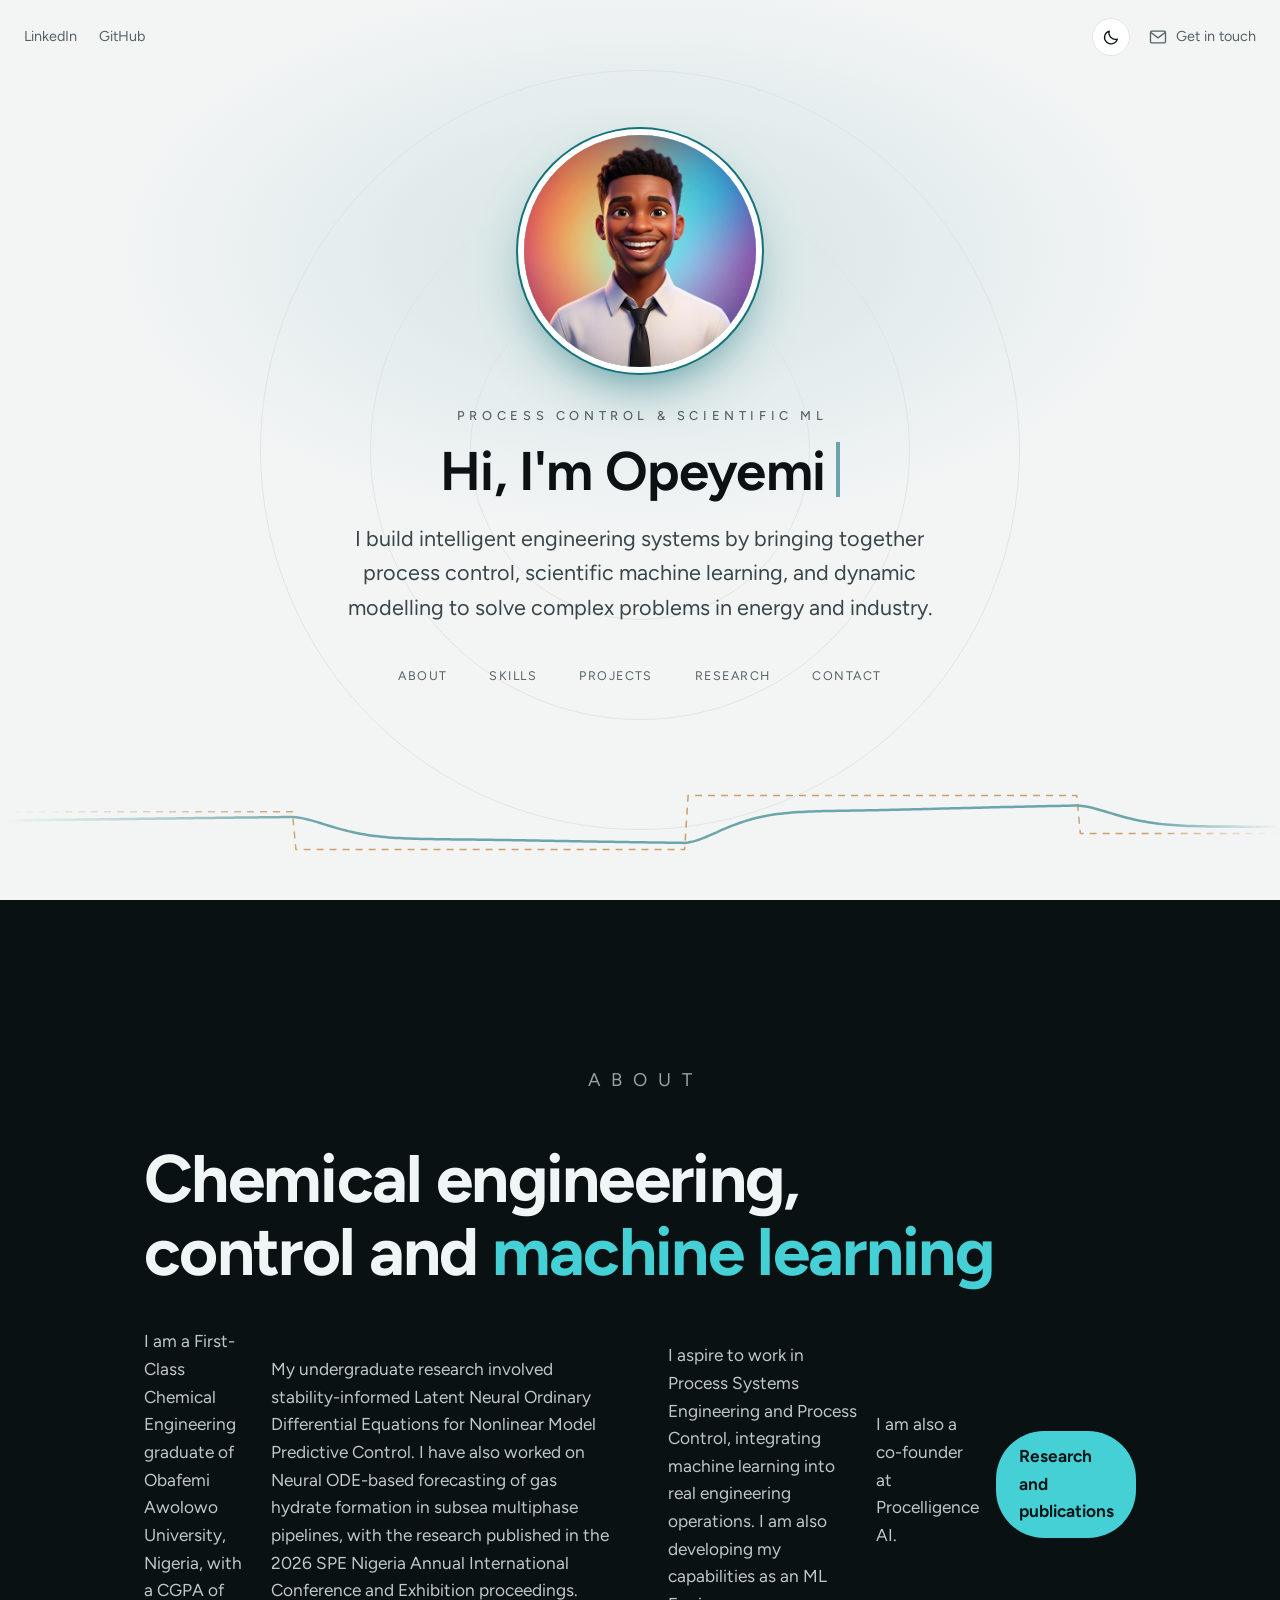
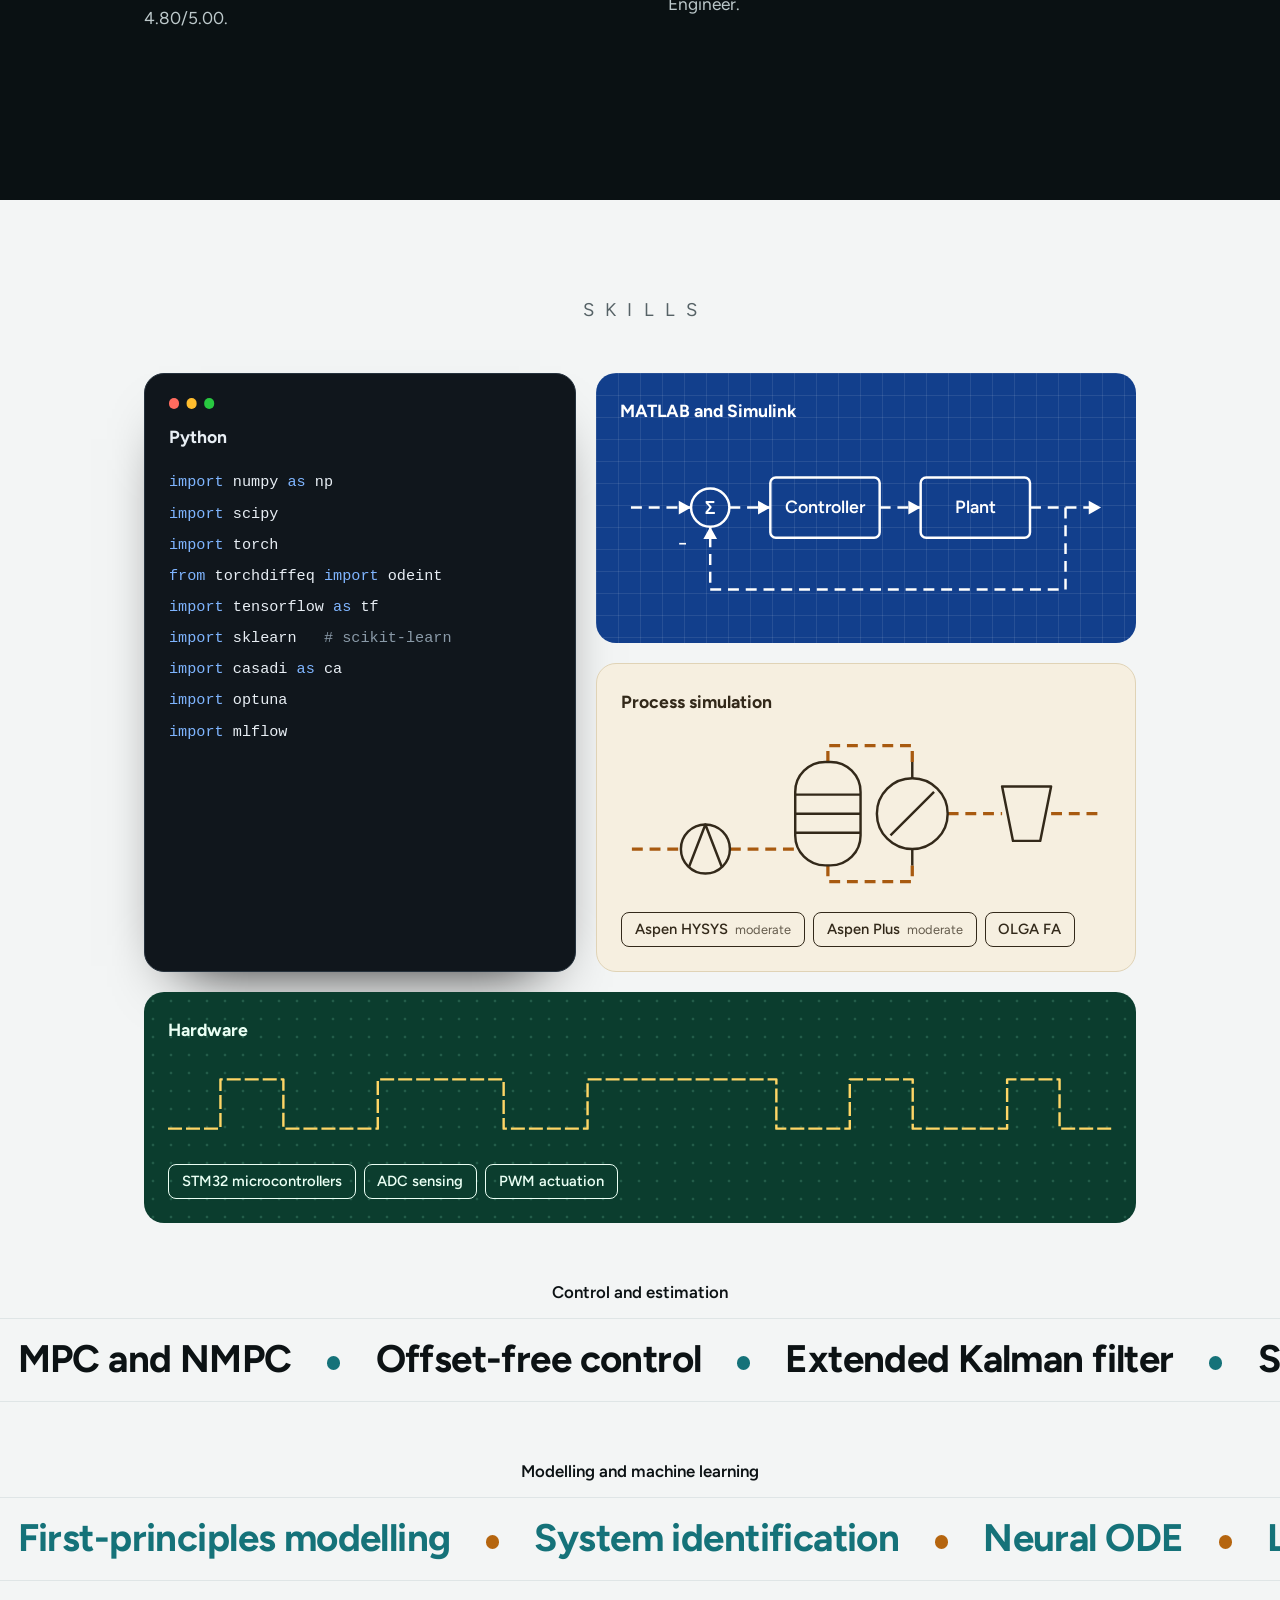
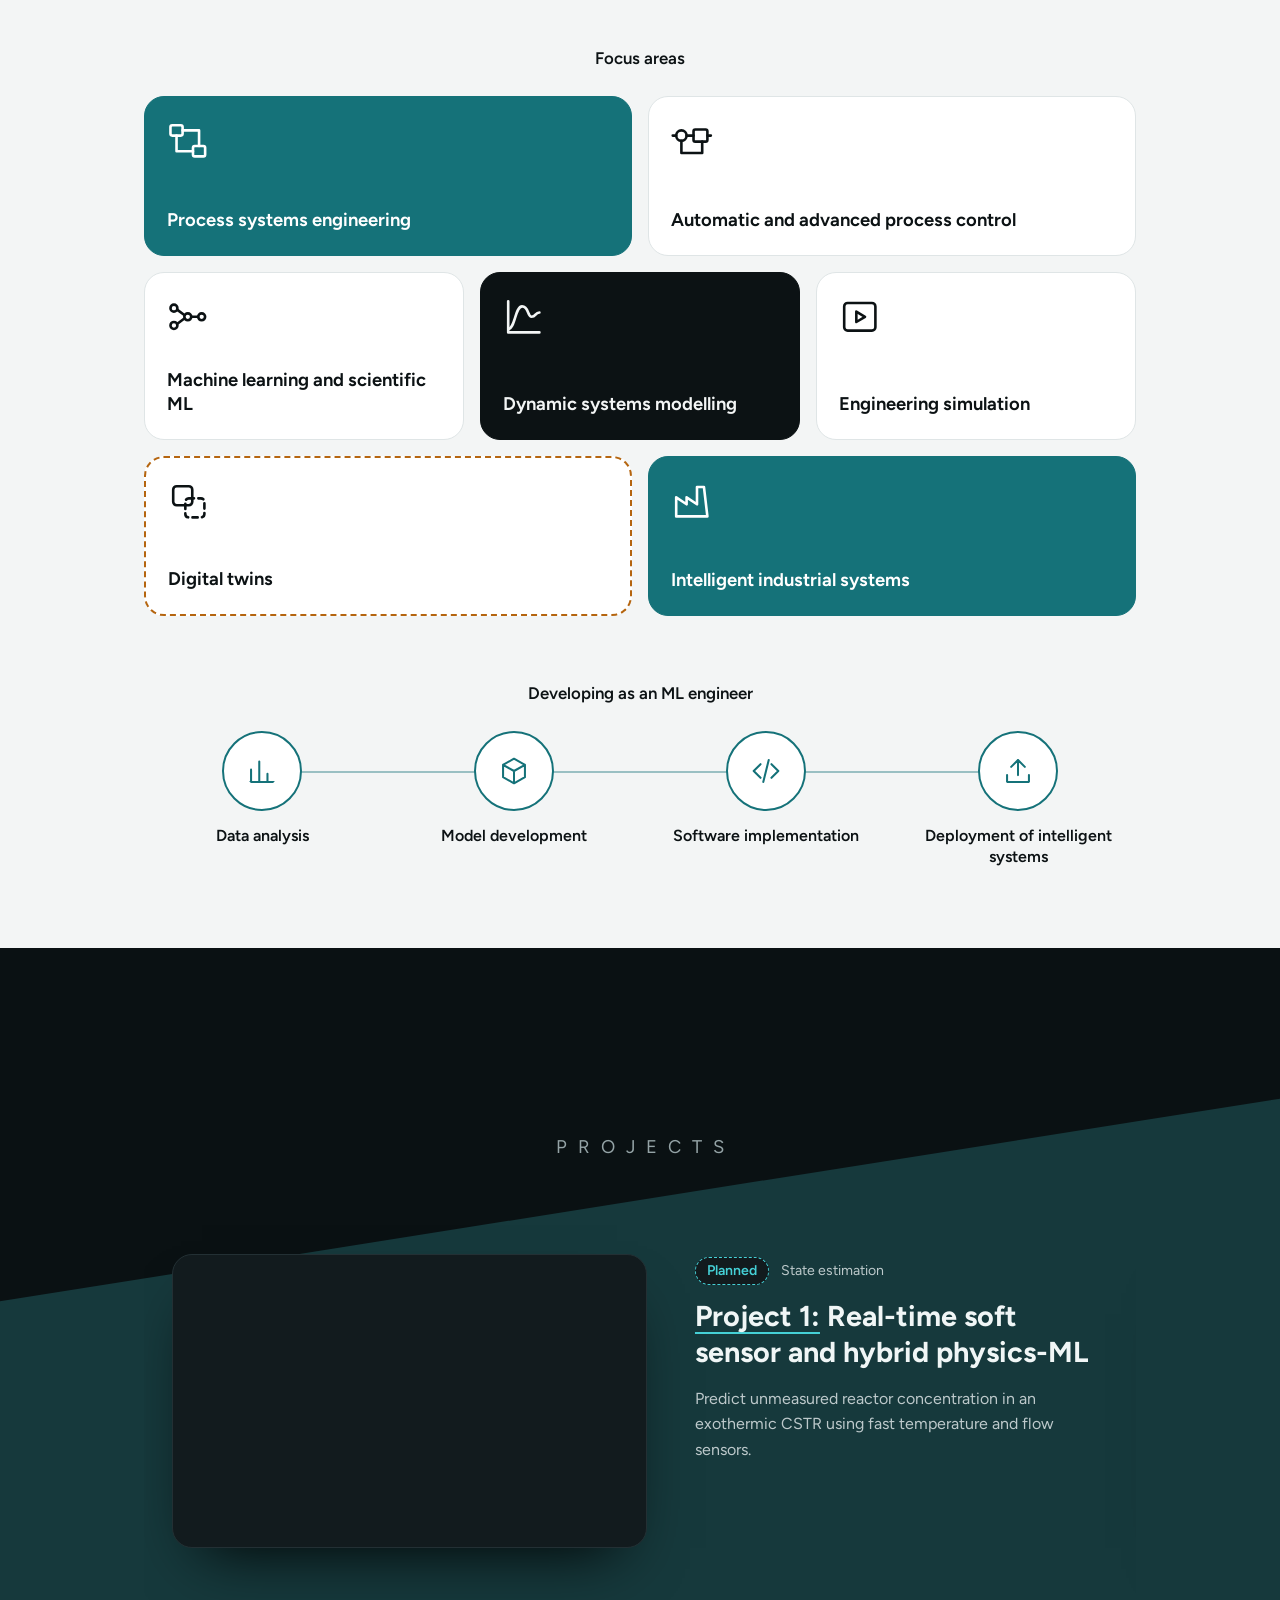
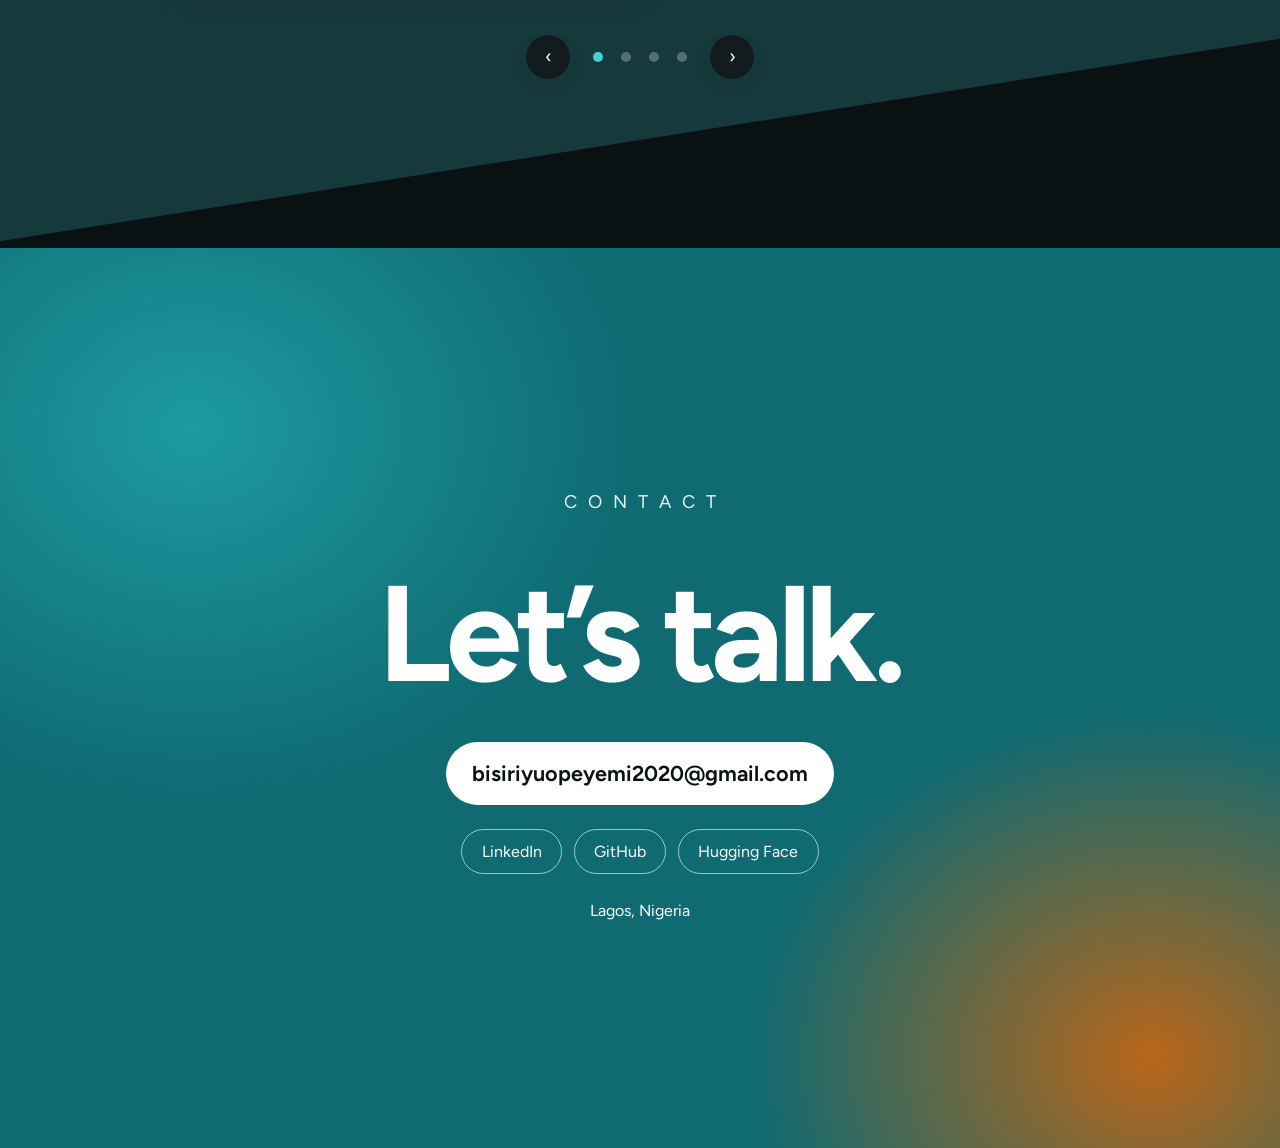
<file: index.html>
<!doctype html>
<html lang="en">
<head>
  <meta charset="utf-8">
  <meta name="viewport" content="width=device-width, initial-scale=1">
  <title>Opeyemi Sodiq Bisiriyu | Process Control &amp; Scientific ML</title>
  <meta name="description" content="I build intelligent engineering systems by bringing together process control, scientific machine learning, and dynamic modelling to solve complex problems in energy and industry.">
  <link rel="canonical" href="https://captaincode21.github.io/">
  <link rel="icon" href="assets/favicon.svg" type="image/svg+xml">
  <meta property="og:type" content="website">
  <meta property="og:url" content="https://captaincode21.github.io/">
  <meta property="og:title" content="Opeyemi Sodiq Bisiriyu | Process Control &amp; Scientific ML">
  <meta property="og:description" content="I build intelligent engineering systems by bringing together process control, scientific machine learning, and dynamic modelling to solve complex problems in energy and industry.">
  <meta property="og:image" content="https://captaincode21.github.io/assets/og.png">
  <meta name="twitter:card" content="summary_large_image">
  <link rel="preload" href="assets/figtree.woff2" as="font" type="font/woff2" crossorigin>
  <script>
    // pick the theme before the page paints
    try { var t = localStorage.getItem('theme'); } catch (e) {}
    document.documentElement.dataset.theme = t || (matchMedia('(prefers-color-scheme: dark)').matches ? 'dark' : 'light');
  </script>
  <link rel="stylesheet" href="styles.css?v=4">
  <script type="application/ld+json">{"@context": "https://schema.org", "@type": "Person", "name": "Opeyemi Sodiq Bisiriyu", "url": "https://captaincode21.github.io/", "image": "https://captaincode21.github.io/assets/portrait.webp", "address": {"@type": "PostalAddress", "addressLocality": "Lagos", "addressCountry": "NG"}, "alumniOf": "Obafemi Awolowo University", "sameAs": ["https://github.com/captaincode21", "https://www.linkedin.com/in/opeyemi-bisiriyu-a831b3240", "https://huggingface.co/CaptainMAL"]}</script>
</head>
<body>
  <a class="skip" href="#about">Skip to content</a>
  <header class="top">
    <span class="links"><a href="https://www.linkedin.com/in/opeyemi-bisiriyu-a831b3240">LinkedIn</a><a href="https://github.com/captaincode21">GitHub</a></span>
    <a class="home" href="#home" aria-label="Back to top"><svg viewBox="0 0 24 24" aria-hidden="true"><path d="m3 11 9-8 9 8M5.500 9.500V20h13V9.500M10 20v-6h4v6"/></svg></a>
    <span class="right">
      <button type="button" class="theme" aria-label="Black theme" aria-pressed="false" hidden>
        <svg class="moon" viewBox="0 0 24 24" aria-hidden="true"><path d="M20 14.500A8.500 8.500 0 0 1 9.500 4 8.500 8.500 0 1 0 20 14.500z"/></svg>
        <svg class="sun" viewBox="0 0 24 24" aria-hidden="true"><circle cx="12" cy="12" r="4"/><path d="M12 2v2.500M12 19.500V22M2 12h2.500M19.500 12H22M4.900 4.900l1.800 1.800M17.300 17.300l1.800 1.800M19.100 4.900l-1.800 1.800M6.700 17.300l-1.800 1.800"/></svg>
      </button>
      <a class="touch" href="#contact"><svg viewBox="0 0 24 24" fill="none" stroke="currentColor" stroke-width="1.6" aria-hidden="true"><rect x="3" y="5" width="18" height="14" rx="1.5"/><path d="m3.500 6.500 8.500 6.500 8.500-6.500"/></svg><span>Get in touch</span></a>
    </span>
  </header>

  <main>
    <div class="hero" id="home">
      <span class="ring"></span><span class="ring"></span><span class="ring"></span>
      <canvas class="trend" id="trend" aria-hidden="true"></canvas>
      <img class="avatar" src="assets/portrait.webp?v=2" width="1024" height="1024" alt="Illustrated portrait of Opeyemi">
      <p class="role"><span>Process Control</span> <span>&amp; Scientific ML</span></p>
      <h1><span class="sr">Hi, I'm Opeyemi</span><span aria-hidden="true"><span id="typed">Hi, I'm Opeyemi</span><span class="cursor"></span></span></h1>
      <p class="lead">I build intelligent engineering systems by bringing together process control, scientific machine learning, and dynamic modelling to solve complex problems in energy and industry.</p>
      <nav aria-label="Sections"><a href="#about">About</a><a href="#skills">Skills</a><a href="#projects">Projects</a><a href="research.html">Research</a><a href="#contact">Contact</a></nav>
    </div>

    <section class="page night" id="about" aria-labelledby="h-about">
      <h2 class="title" id="h-about">About</h2>
      <div class="wrap about">
        <h3>Chemical engineering, control and <em>machine learning</em></h3>
        <div>
          <p>I am a First-Class Chemical Engineering graduate of Obafemi Awolowo University, Nigeria, with a CGPA of 4.80/5.00.</p>
          <p>My undergraduate research involved stability-informed Latent Neural Ordinary Differential Equations for Nonlinear Model Predictive Control. I have also worked on Neural ODE-based forecasting of gas hydrate formation in subsea multiphase pipelines, with the research published in the 2026 SPE Nigeria Annual International Conference and Exhibition proceedings.</p>
        </div>
        <div>
          <p>I aspire to work in Process Systems Engineering and Process Control, integrating machine learning into real engineering operations. I am also developing my capabilities as an ML Engineer.</p>
          <p>I am also a co-founder at Procelligence AI.</p>
          <p><a class="button" href="research.html">Research and publications</a></p>
        </div>
      </div>
    </section>

    <section class="page" id="skills" aria-labelledby="h-skills">
      <h2 class="title" id="h-skills">Skills</h2>
      <div class="wrap">
        <div class="bento">
          <article class="card code">
            <h3>Python</h3>
<pre><code><i>import</i> numpy <i>as</i> np
<i>import</i> scipy
<i>import</i> torch
<i>from</i> torchdiffeq <i>import</i> odeint
<i>import</i> tensorflow <i>as</i> tf
<i>import</i> sklearn   <b># scikit-learn</b>
<i>import</i> casadi <i>as</i> ca
<i>import</i> optuna
<i>import</i> mlflow</code></pre>
          </article>
          <article class="card blueprint">
            <h3>MATLAB and Simulink</h3>
            <svg viewBox="0 0 360 130" role="img" aria-label="Feedback control block diagram">
              <path class="wire" d="M8 48H52M80 48H110M190 48H220M300 48H352M326 48V108H66V62"/>
              <circle cx="66" cy="48" r="14"/><rect x="110" y="26" width="80" height="44" rx="4"/><rect x="220" y="26" width="80" height="44" rx="4"/>
              <path class="tip" d="M52 48l-9-5v10zM110 48l-9-5v10zM220 48l-9-5v10zM352 48l-9-5v10zM66 62l-5 9h10z"/>
              <text x="66" y="53">&Sigma;</text><text x="150" y="52">Controller</text><text x="260" y="52">Plant</text><text x="46" y="78">&minus;</text>
            </svg>
          </article>
          <article class="card flowsheet">
            <h3>Process simulation</h3>
            <svg viewBox="0 0 360 120" aria-hidden="true">
              <path class="wire" d="M8 86H44M80 86H128M152 22V10H214V22M152 98v12h62V98M240 60h40M316 60h36"/>
              <circle cx="62" cy="86" r="18"/><path d="M50 99l12-31 12 31"/>
              <rect x="128" y="22" width="48" height="76" rx="22"/><path d="M128 46h48M128 60h48M128 74h48"/>
              <circle cx="214" cy="60" r="26"/><path d="M198 76l32-32M214 22v12M214 86v12"/>
              <path d="M280 40h36l-8 40h-20z"/>
            </svg>
            <ul><li>Aspen HYSYS <span>moderate</span></li><li>Aspen Plus <span>moderate</span></li><li>OLGA FA</li></ul>
          </article>
          <article class="card board">
            <h3>Hardware</h3>
            <svg viewBox="0 0 360 100" preserveAspectRatio="none" aria-hidden="true">
              <path class="pwm" d="M0 78H20V22H44V78H80V22H128V78H160V22H232V78H260V22H284V78H320V22H340V78H360"/>
            </svg>
            <ul><li>STM32 microcontrollers</li><li>ADC sensing</li><li>PWM actuation</li></ul>
          </article>
        </div>
      </div>

      <div class="ribbons">
        <h3 class="sub-title">Control and estimation</h3>
        <div class="ribbon"><ul><li>MPC and NMPC</li><li>Offset-free control</li><li>Extended Kalman filter</li><li>State and disturbance estimation</li><li>PID tuning</li><li>Lyapunov and input-to-state stability</li><li>Root locus, Bode and Nyquist</li></ul></div>
        <h3 class="sub-title">Modelling and machine learning</h3>
        <div class="ribbon back"><ul><li>First-principles modelling</li><li>System identification</li><li>Neural ODE</li><li>LSTM and GRU</li><li>Feedforward networks</li><li>Time-series forecasting</li><li>Data cleaning and analysis</li></ul></div>
      </div>

      <div class="wrap">
        <h3 class="sub-title">Focus areas</h3>
        <ul class="mosaic">
          <li><svg viewBox="0 0 24 24" aria-hidden="true"><rect x="2" y="3" width="7" height="6" rx="1"/><rect x="15" y="15" width="7" height="6" rx="1"/><path d="M9 6h9.500v9M15 18H5.500V9"/></svg>Process systems engineering</li>
          <li><svg viewBox="0 0 24 24" aria-hidden="true"><circle cx="6" cy="9" r="3"/><rect x="13" y="5.500" width="8" height="7" rx="1"/><path d="M1 9h2M9 9h4M21 9h2M18 12.500V19H6v-7"/></svg>Automatic and advanced process control</li>
          <li><svg viewBox="0 0 24 24" aria-hidden="true"><circle cx="4" cy="7" r="2"/><circle cx="4" cy="17" r="2"/><circle cx="12" cy="12" r="2"/><circle cx="20" cy="12" r="2"/><path d="M6 8l4 3M6 16l4-3M14 12h4"/></svg>Machine learning and scientific ML</li>
          <li><svg viewBox="0 0 24 24" aria-hidden="true"><path d="M3 3v18h18"/><path d="M3 19C7 19 7 6 11 6s3 6 5.500 6 2-2.500 4.500-2.500"/></svg>Dynamic systems modelling</li>
          <li><svg viewBox="0 0 24 24" aria-hidden="true"><rect x="3" y="4" width="18" height="16" rx="2"/><path d="m10 9 5 3-5 3z"/></svg>Engineering simulation</li>
          <li><svg viewBox="0 0 24 24" aria-hidden="true"><rect x="3" y="3" width="11" height="11" rx="2"/><rect x="10" y="10" width="11" height="11" rx="2" stroke-dasharray="3 2.500"/></svg>Digital twins</li>
          <li><svg viewBox="0 0 24 24" aria-hidden="true"><path d="M3 21V10l6 4v-4l6 4V4h4l2 17z"/></svg>Intelligent industrial systems</li>
        </ul>
        <h3 class="sub-title">Developing as an ML engineer</h3>
        <ol class="pipeline">
          <li><svg viewBox="0 0 24 24" aria-hidden="true"><path d="M4 20V11M10 20V5M16 20v-6M22 20H2"/></svg>Data analysis</li>
          <li><svg viewBox="0 0 24 24" aria-hidden="true"><path d="M12 3 4 7.500v9l8 4.500 8-4.500v-9zM4 7.500l8 4.500 8-4.500M12 12v9"/></svg>Model development</li>
          <li><svg viewBox="0 0 24 24" aria-hidden="true"><path d="m8 7-5 5 5 5M16 7l5 5-5 5M14 4l-4 16"/></svg>Software implementation</li>
          <li><svg viewBox="0 0 24 24" aria-hidden="true"><path d="M12 15V4M7 9l5-5 5 5M4 15v5h16v-5"/></svg>Deployment of intelligent systems</li>
        </ol>
      </div>
    </section>

    <section class="page projects night" id="projects" aria-labelledby="h-projects">
      <h2 class="title" id="h-projects">Projects</h2>
      <div class="wrap">
        <div class="track" id="track" tabindex="0" role="region" aria-label="Planned projects"></div>
        <div class="controls">
          <button type="button" id="prev" aria-label="Previous project">&#8249;</button>
          <div id="dots"></div>
          <button type="button" id="next" aria-label="Next project">&#8250;</button>
        </div>
        <noscript><p>Planned: a CSTR soft sensor, industrial fault detection and economic MPC for energy dispatch.</p></noscript>
      </div>
    </section>

    <section class="page finale" id="contact" aria-labelledby="h-contact">
      <h2 class="title" id="h-contact">Contact</h2>
      <div class="wrap contact">
        <h3>Let&rsquo;s talk.</h3>
        <a class="mail" href="mailto:bisiriyuopeyemi2020@gmail.com">bisiriyuopeyemi2020@gmail.com</a>
        <ul>
          <li><a href="https://www.linkedin.com/in/opeyemi-bisiriyu-a831b3240">LinkedIn</a></li>
          <li><a href="https://github.com/captaincode21">GitHub</a></li>
          <li><a href="https://huggingface.co/CaptainMAL">Hugging Face</a></li>
        </ul>
        <p>Lagos, Nigeria</p>
      </div>
    </section>
  </main>

  <!-- project drawings, picked by the "art" name in projects.js -->
  <template id="art-reactor"><svg viewBox="0 0 400 230" role="img" aria-label="Stirred tank reactor with a temperature sensor and an estimated concentration"><defs><marker id="a1" viewBox="0 0 8 8" refX="7" refY="4" markerWidth="7" markerHeight="7" orient="auto"><path class="head" d="M0 0L8 4L0 8z"/></marker></defs>
<path class="vessel" d="M150 52V158Q150 188 200 188Q250 188 250 158V52Z"/>
<path d="M138 96V160Q138 200 200 200Q262 200 262 160V96"/>
<path d="M200 24V138M178 138H222M178 130v16M222 130v16M188 14h24v12h-24z"/>
<path class="pipe" d="M60 66H147" marker-end="url(#a1)"/><path class="pipe" d="M200 188V216H328" marker-end="url(#a1)"/>
<path class="mv" d="M60 180H135" marker-end="url(#a1)"/>
<text x="60" y="56">Feed</text><text x="60" y="170">Coolant</text>
<circle cx="310" cy="100" r="19"/><text x="310" y="104" text-anchor="middle">TT</text><path d="M250 100H291"/>
<circle class="est" cx="310" cy="158" r="19"/><text x="310" y="162" text-anchor="middle">AI</text><path class="est" d="M310 119V139"/>
<text x="336" y="162">Cₐ est.</text></svg></template>
  <template id="art-monitor"><svg viewBox="0 0 400 230" role="img" aria-label="Monitoring chart where a statistic drifts above its control limit">
<path class="axis" d="M40 20V200H375"/><path class="limit" d="M40 118H375"/><path class="pv" d="M40.0 158.0L45.5 167.8L51.0 158.6L56.5 158.5L62.0 166.5L67.5 155.7L73.0 147.2L78.5 157.8L84.0 158.2L89.5 151.2L95.0 162.3L100.5 169.2L106.0 157.2L111.5 156.7L117.0 163.1L122.5 152.0L128.0 147.2L133.5 160.3L139.0 160.6L144.5 154.4L150.0 165.0L155.5 167.9L161.0 153.8L166.5 154.1L172.0 160.6L177.5 150.6L183.0 149.6L188.5 164.3L194.0 162.8L199.5 156.0L205.0 165.2L210.5 164.4L216.0 149.7L221.5 152.6L227.0 160.0L232.5 151.5L238.0 153.7L243.5 168.0L249.0 163.4L254.5 150.8L260.0 154.1L265.5 146.3L271.0 128.4L276.5 130.3L282.0 134.1L287.5 121.8L293.0 121.0L298.5 128.4L304.0 115.4L309.5 102.3L315.0 105.4L320.5 96.9L326.0 81.9L331.5 87.4L337.0 91.1L342.5 78.2L348.0 77.4L353.5 81.6L359.0 65.5L364.5 53.3"/>
<text x="48" y="110">Control limit</text><text x="48" y="34">T² statistic</text><text x="372" y="218" text-anchor="end">Time</text></svg></template>
  <template id="art-dispatch"><svg viewBox="0 0 400 230" role="img" aria-label="Sketch of an electricity price and a battery charge profile over 24 hours">
<path class="axis" d="M40 20V102H375M40 122V204H375"/>
<path class="mv" d="M40 84H70V86H100V72H130V60H160V68H190V78H220V70H250V42H280V34H310V52H340V76H372"/>
<path class="pv" d="M40 194C70 192 80 140 130 138S200 138 235 140S300 192 372 194"/>
<text x="48" y="32">Electricity price</text><text x="48" y="136">Battery charge</text><text x="372" y="222" text-anchor="end">24 hours</text></svg></template>

  <template id="art-serving"><svg viewBox="0 0 400 230" role="img" aria-label="Sketch of response time held at its target while the request load steps up">
<path class="axis" d="M40 20V102H375M40 122V204H375"/>
<path class="limit" d="M40 66H375"/>
<path class="pv" d="M40 68C70 66 100 65 140 66C150 66 152 32 164 34C180 38 184 76 202 74C220 72 226 64 250 66S330 66 372 66"/>
<path class="mv" d="M40 186H140V146H372"/>
<text x="48" y="32">Response time</text><text x="372" y="58" text-anchor="end">Target</text><text x="48" y="136">Request load</text><text x="372" y="222" text-anchor="end">Time</text></svg></template>

  <script src="projects.js?v=2"></script>
  <script src="theme.js?v=4"></script>
  <script src="main.js?v=2"></script>
  <script src="trend.js?v=4"></script>
  <script src="motion.js?v=4"></script>
</body>
</html>
</file>
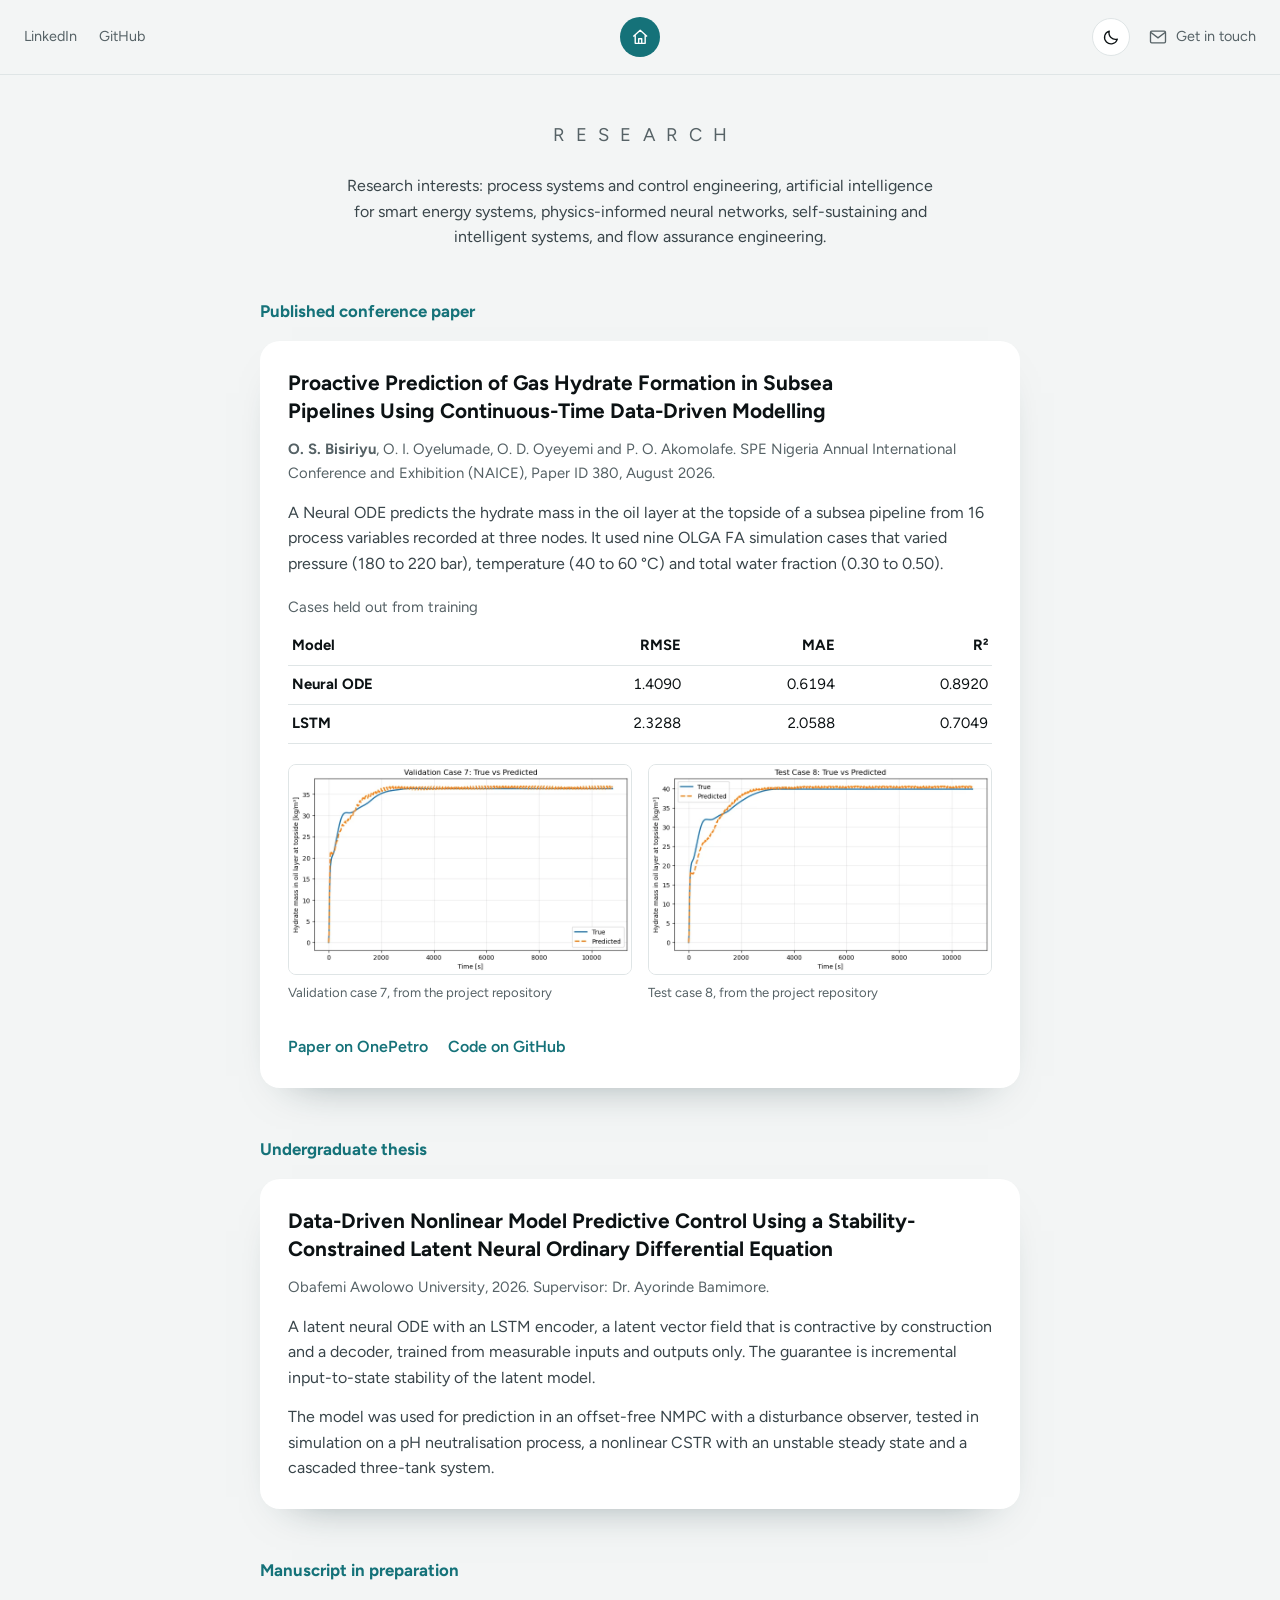
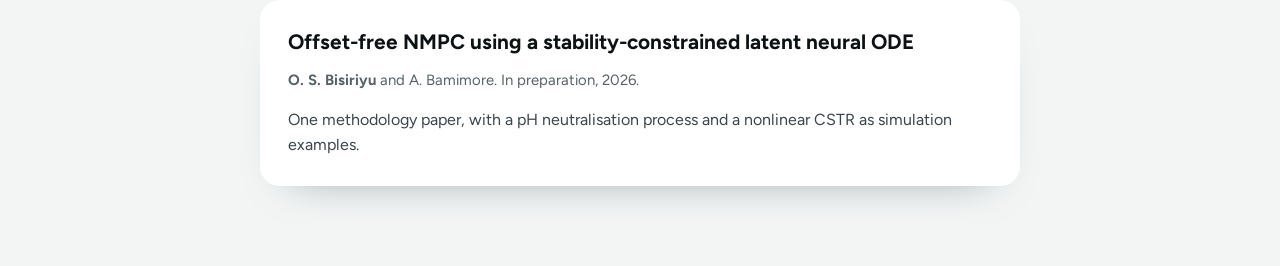
<file: research.html>
<!doctype html>
<html lang="en">
<head>
  <meta charset="utf-8">
  <meta name="viewport" content="width=device-width, initial-scale=1">
  <title>Research and publications | Opeyemi Sodiq Bisiriyu</title>
  <meta name="description" content="Published conference paper, undergraduate thesis and manuscript in preparation by Opeyemi Sodiq Bisiriyu.">
  <link rel="canonical" href="https://captaincode21.github.io/research.html">
  <link rel="icon" href="assets/favicon.svg" type="image/svg+xml">
  <script>
    // pick the theme before the page paints
    try { var t = localStorage.getItem('theme'); } catch (e) {}
    document.documentElement.dataset.theme = t || (matchMedia('(prefers-color-scheme: dark)').matches ? 'dark' : 'light');
  </script>
  <link rel="stylesheet" href="styles.css?v=4">
</head>
<body class="scrolled sub">
  <header class="top">
    <span class="links"><a href="https://www.linkedin.com/in/opeyemi-bisiriyu-a831b3240">LinkedIn</a><a href="https://github.com/captaincode21">GitHub</a></span>
    <a class="home" href="./" aria-label="Home"><svg viewBox="0 0 24 24" aria-hidden="true"><path d="m3 11 9-8 9 8M5.500 9.500V20h13V9.500M10 20v-6h4v6"/></svg></a>
    <span class="right">
      <button type="button" class="theme" aria-label="Black theme" aria-pressed="false" hidden>
        <svg class="moon" viewBox="0 0 24 24" aria-hidden="true"><path d="M20 14.500A8.500 8.500 0 0 1 9.500 4 8.500 8.500 0 1 0 20 14.500z"/></svg>
        <svg class="sun" viewBox="0 0 24 24" aria-hidden="true"><circle cx="12" cy="12" r="4"/><path d="M12 2v2.500M12 19.500V22M2 12h2.500M19.500 12H22M4.900 4.900l1.800 1.800M17.300 17.300l1.800 1.800M19.100 4.900l-1.800 1.800M6.700 17.300l-1.800 1.800"/></svg>
      </button>
      <a class="touch" href="./#contact"><svg viewBox="0 0 24 24" fill="none" stroke="currentColor" stroke-width="1.6" aria-hidden="true"><rect x="3" y="5" width="18" height="14" rx="1.5"/><path d="m3.500 6.500 8.500 6.500 8.500-6.500"/></svg><span>Get in touch</span></a>
    </span>
  </header>

  <main class="research">
    <h1 class="title">Research</h1>
    <p class="interests">Research interests: process systems and control engineering, artificial intelligence for smart energy systems, physics-informed neural networks, self-sustaining and intelligent systems, and flow assurance engineering.</p>

    <h2>Published conference paper</h2>
    <article class="paper">
      <h3>Proactive Prediction of Gas Hydrate Formation in Subsea Pipelines Using Continuous-Time Data-Driven Modelling</h3>
      <p class="cite"><strong>O. S. Bisiriyu</strong>, O. I. Oyelumade, O. D. Oyeyemi and P. O. Akomolafe. SPE Nigeria Annual International Conference and Exhibition (NAICE), Paper ID 380, August 2026.</p>
      <p>A Neural ODE predicts the hydrate mass in the oil layer at the topside of a subsea pipeline from 16 process variables recorded at three nodes. It used nine OLGA FA simulation cases that varied pressure (180 to 220 bar), temperature (40 to 60 &deg;C) and total water fraction (0.30 to 0.50).</p>
      <table>
        <caption>Cases held out from training</caption>
        <thead><tr><th scope="col">Model</th><th scope="col">RMSE</th><th scope="col">MAE</th><th scope="col">R&sup2;</th></tr></thead>
        <tbody>
          <tr><th scope="row">Neural ODE</th><td>1.4090</td><td>0.6194</td><td>0.8920</td></tr>
          <tr><th scope="row">LSTM</th><td>2.3288</td><td>2.0588</td><td>0.7049</td></tr>
        </tbody>
      </table>
      <div class="figs">
        <figure><img src="assets/research/validation-case-7.webp" width="764" height="468" loading="lazy" alt="True and predicted hydrate mass over time for validation case 7"><figcaption>Validation case 7, from the project repository</figcaption></figure>
        <figure><img src="assets/research/test-case-8.webp" width="764" height="468" loading="lazy" alt="True and predicted hydrate mass over time for test case 8"><figcaption>Test case 8, from the project repository</figcaption></figure>
      </div>
      <p><a class="more" href="https://onepetro.org/SPENAIC/proceedings-abstract/26NAIC/26NAIC/802210">Paper on OnePetro</a><a class="more" href="https://github.com/captaincode21/hydrate-node-flowassurance">Code on GitHub</a></p>
    </article>

    <h2>Undergraduate thesis</h2>
    <article class="paper">
      <h3>Data-Driven Nonlinear Model Predictive Control Using a Stability-Constrained Latent Neural Ordinary Differential Equation</h3>
      <p class="cite">Obafemi Awolowo University, 2026. Supervisor: Dr. Ayorinde Bamimore.</p>
      <p>A latent neural ODE with an LSTM encoder, a latent vector field that is contractive by construction and a decoder, trained from measurable inputs and outputs only. The guarantee is incremental input-to-state stability of the latent model.</p>
      <p>The model was used for prediction in an offset-free NMPC with a disturbance observer, tested in simulation on a pH neutralisation process, a nonlinear CSTR with an unstable steady state and a cascaded three-tank system.</p>
    </article>

    <h2>Manuscript in preparation</h2>
    <article class="paper">
      <h3>Offset-free NMPC using a stability-constrained latent neural ODE</h3>
      <p class="cite"><strong>O. S. Bisiriyu</strong> and A. Bamimore. In preparation, 2026.</p>
      <p>One methodology paper, with a pH neutralisation process and a nonlinear CSTR as simulation examples.</p>
    </article>
  </main>
  <script src="theme.js?v=4"></script>
  <script src="motion.js?v=4"></script>
</body>
</html>
</file>
<file: styles.css>
@font-face { font-family: Figtree; font-weight: 300 900; font-display: swap; src: url(assets/figtree.woff2) format("woff2"); }
:root { color-scheme: light; --bg: #f3f5f5; --card: #fff; --ink: #0c1214; --body: #39454a; --soft: #566266; --line: #dfe5e6; --teal: #157279; --amber: #b5650f; --band: #cfe3e4; --on-teal: #fff; --mono: ui-monospace, SFMono-Regular, Menlo, Consolas, monospace; }
:root[data-theme="dark"] { color-scheme: dark; --bg: #000; --card: #0e1315; --ink: #f0f6f6; --body: #bdc9cb; --soft: #94a3a6; --line: #1f282b; --teal: #45d0d6; --amber: #ffad45; --band: #12383b; --on-teal: #021416; }
/* sections that stay dark in both themes */
.night { --bg: #0a1113; --card: #121b1e; --ink: #f0f6f6; --body: #bdc9cb; --soft: #94a3a6; --line: #233034; --teal: #45d0d6; --amber: #ffad45; --band: #16393c; --on-teal: #021416; background: var(--bg); color: var(--ink); }
:root[data-theme="dark"] .night { --bg: #080c0e; }

* { box-sizing: border-box; margin: 0; padding: 0; }
html { scroll-behavior: smooth; }
body { background: var(--bg); color: var(--ink); font-family: Figtree, system-ui, sans-serif; line-height: 1.6; overflow-x: hidden; }
a { color: inherit; text-decoration: none; }
a:focus-visible, button:focus-visible, .track:focus-visible { outline: 2px solid var(--teal); outline-offset: 4px; border-radius: 4px; }
.sr { position: absolute; width: 1px; height: 1px; overflow: hidden; clip-path: inset(50%); white-space: nowrap; }
.skip { position: fixed; left: 1rem; top: -4rem; z-index: 5; background: var(--ink); color: var(--bg); padding: .5rem 1rem; }
.skip:focus { top: 1rem; }

.top { position: fixed; inset: 0 0 auto; z-index: 3; display: flex; justify-content: space-between; align-items: center; padding: 1.1rem 1.5rem; font-size: .9rem; color: var(--soft); transition: background .25s, box-shadow .25s; }
.scrolled .top { background: var(--bg); box-shadow: 0 1px 0 var(--line); }
.top a { padding: .4rem 0; }
.top a:hover, nav a:hover { color: var(--teal); }
.touch { display: flex; align-items: center; gap: .5rem; }
.touch svg { width: 20px; height: 20px; }

.hero { position: relative; min-height: 100vh; min-height: 100svh; display: flex; flex-direction: column; align-items: center; justify-content: center; text-align: center; padding: 5rem 1.25rem; overflow: hidden; }
.ring { position: absolute; left: 50%; top: 50%; border: 1px solid var(--line); border-radius: 50%; translate: -50% -50%; animation: breathe 6s ease-in-out infinite; pointer-events: none; }
.ring:nth-child(1) { width: 340px; height: 340px; }
.ring:nth-child(2) { width: 540px; height: 540px; animation-delay: .6s; }
.ring:nth-child(3) { width: 760px; height: 760px; animation-delay: 1.2s; }
@keyframes breathe { 50% { scale: 1.05; opacity: .55; } }
.hero > :not(.ring) { position: relative; }
.avatar { width: clamp(168px, 26vh, 232px); height: auto; aspect-ratio: 1; border-radius: 50%; object-fit: cover; box-shadow: 0 0 0 6px var(--card), 0 0 0 8px var(--teal), 0 24px 60px -20px var(--teal); }
.role { margin-top: 2.25rem; font-size: .8rem; font-weight: 500; letter-spacing: .36em; padding-left: .36em; line-height: 2; text-transform: uppercase; color: var(--soft); }
.role span { display: inline-block; }
h1 { margin-top: .7rem; min-height: 1.2em; display: flex; align-items: center; justify-content: center; font-size: clamp(2rem, 5.4vw, 3.4rem); font-weight: 650; line-height: 1.2; letter-spacing: -.015em; }
.cursor { display: inline-block; width: 4px; height: 1em; margin-left: .2em; vertical-align: -.12em; background: var(--teal); opacity: .6; animation: blink 1s steps(1) infinite; }
@keyframes blink { 50% { opacity: 0; } }
.lead { max-width: 33em; margin-top: 1rem; font-size: clamp(1.05rem, 1.9vw, 1.35rem); color: var(--body); text-wrap: balance; }
nav { display: flex; flex-wrap: wrap; justify-content: center; gap: .5rem 2.6rem; margin-top: 2rem; font-size: .78rem; letter-spacing: .12em; text-transform: uppercase; color: var(--soft); }
nav a { padding: .6rem 0; }

section.page { position: relative; min-height: 100vh; min-height: 100svh; display: flex; flex-direction: column; justify-content: center; padding: 6rem 1.5rem 5rem; }
.title { margin-bottom: 3rem; text-align: center; font-size: 1.15rem; font-weight: 400; letter-spacing: .6em; padding-left: .6em; text-transform: uppercase; color: var(--soft); }
.wrap { width: 100%; max-width: 62rem; margin: 0 auto; }

.projects { overflow: hidden; }
.projects::before { content: ""; position: absolute; inset: 28% -10% 12%; background: var(--band); transform: skewY(-9deg); }
.projects > * { position: relative; }
.track { display: flex; overflow-x: auto; scroll-snap-type: x mandatory; scrollbar-width: none; }
.track::-webkit-scrollbar { display: none; }
.slide { flex: 0 0 100%; min-width: 0; scroll-snap-align: start; display: grid; grid-template-columns: 1.15fr 1fr; gap: 3rem; align-items: center; padding: 1rem 1.75rem 2.75rem; }
.drawing { background: var(--card); border: 1px solid var(--line); border-radius: 1.25rem; padding: 1.5rem; box-shadow: 0 30px 60px -30px #000; }
.meta { display: flex; align-items: center; gap: .75rem; font-size: .88rem; color: var(--body); }
.status { padding: .1rem .7rem; border-radius: 2rem; background: var(--card); border: 1px dashed var(--teal); color: var(--teal); font-weight: 600; }
.slide h3 { margin: .9rem 0; font-size: clamp(1.35rem, 2.6vw, 1.8rem); line-height: 1.25; }
.slide h3 span { text-decoration: underline; text-decoration-color: var(--teal); text-underline-offset: .2em; }
.slide p { color: var(--body); }
.tools { display: flex; flex-wrap: wrap; gap: .45rem; list-style: none; margin-top: 1.25rem; }
.tools li { padding: .2rem .7rem; background: var(--card); border-radius: .5rem; font-size: .82rem; }
.more { display: inline-block; margin: 1.1rem 1.25rem 0 0; font-weight: 600; color: var(--teal); }
.controls { display: flex; justify-content: center; align-items: center; gap: 1rem; margin-top: 1rem; }
.controls button { cursor: pointer; border: 0; background: var(--card); color: var(--ink); width: 2.75rem; height: 2.75rem; border-radius: 50%; font: inherit; font-size: 1.2rem; box-shadow: 0 8px 20px -12px rgb(20 50 55 / .6); }
#dots { display: flex; gap: .25rem; }
#dots button { width: 1.5rem; height: 1.5rem; background: none; box-shadow: none; display: grid; place-items: center; }
#dots button::after { content: ""; width: .6rem; height: .6rem; border-radius: 50%; background: var(--soft); opacity: .5; }
#dots button[aria-current="true"]::after { background: var(--teal); opacity: 1; }

.drawing svg { display: block; width: 100%; height: auto; }
.drawing svg * { fill: none; stroke: var(--soft); stroke-width: 1.6; stroke-linejoin: round; stroke-linecap: round; }
.drawing svg text { fill: var(--soft); stroke: none; font: 500 12px Figtree, system-ui, sans-serif; }
.drawing svg .head { fill: var(--soft); stroke: none; }
.drawing svg .axis { stroke: var(--line); }
.drawing svg .pv { stroke: var(--teal); stroke-width: 2.4; }
.drawing svg .mv { stroke: var(--amber); stroke-width: 2.2; }
.drawing svg .limit { stroke: var(--amber); stroke-dasharray: 7 5; }
.drawing svg .vessel { stroke-width: 2.2; fill: var(--band); }
.drawing svg .pipe { stroke-width: 2.8; }
.drawing svg .est { stroke: var(--teal); stroke-dasharray: 4 4; }

.top .home { position: absolute; left: 50%; top: 50%; translate: -50% -50%; width: 2.5rem; height: 2.5rem; padding: 0; border-radius: 50%; background: var(--teal); display: grid; place-items: center; opacity: 0; visibility: hidden; transition: opacity .25s, visibility .25s; }
.home svg { width: 1.15rem; height: 1.15rem; fill: none; stroke: var(--on-teal); stroke-width: 1.8; stroke-linejoin: round; }
.scrolled .home { opacity: 1; visibility: visible; }

.links { display: flex; gap: 1.4rem; }
.sub .top .home { opacity: 1; visibility: visible; }
.research { max-width: 50rem; margin: 0 auto; padding: 7rem 1.25rem 5rem; }
.research .title { font-size: 1.15rem; min-height: 0; display: block; line-height: 1.4; margin-bottom: 1.5rem; }
.interests { text-align: center; color: var(--body); max-width: 38rem; margin: 0 auto; }
.research h2 { font-size: 1.05rem; color: var(--teal); margin: 3rem 0 1rem; }
.paper { background: var(--card); border-radius: 1.25rem; padding: 1.75rem; box-shadow: 0 20px 44px -32px rgb(20 50 55 / .55); }
.paper + .paper { margin-top: 1rem; }
.paper h3 { font-size: 1.3rem; line-height: 1.35; text-wrap: balance; }
.paper p { margin-top: .85rem; color: var(--body); }
.paper .cite { font-size: .93rem; color: var(--soft); }
.paper table { width: 100%; border-collapse: collapse; margin-top: 1.25rem; font-size: .93rem; font-variant-numeric: tabular-nums; }
.paper caption { text-align: left; color: var(--soft); margin-bottom: .4rem; }
.paper th, .paper td { padding: .45rem .25rem; border-bottom: 1px solid var(--line); text-align: right; }
.paper th:first-child { text-align: left; }
.figs { display: grid; grid-template-columns: repeat(2, minmax(0, 1fr)); gap: 1rem; margin-top: 1.25rem; }
.figs img { display: block; width: 100%; height: auto; border: 1px solid var(--line); border-radius: .5rem; }
.figs figcaption { margin-top: .4rem; font-size: .82rem; color: var(--soft); }

.right { display: flex; align-items: center; gap: 1.1rem; }
.theme { cursor: pointer; display: grid; place-items: center; width: 2.4rem; height: 2.4rem; border-radius: 50%; border: 1px solid var(--line); background: var(--card); color: var(--ink); }
.theme[hidden] { display: none; }
.theme svg { width: 1.15rem; height: 1.15rem; fill: none; stroke: currentColor; stroke-width: 1.7; stroke-linecap: round; stroke-linejoin: round; }
.theme .sun, :root[data-theme="dark"] .theme .moon { display: none; }
:root[data-theme="dark"] .theme .sun { display: block; }
.theme:focus-visible { outline: 2px solid var(--teal); outline-offset: 3px; }

.hero { padding-bottom: calc(14vh + 1.5rem); background: radial-gradient(60% 45% at 50% 28%, color-mix(in srgb, var(--teal) 14%, transparent), transparent 70%); }
.hero > .trend { position: absolute; left: 0; bottom: 2vh; width: 100%; height: 12vh; opacity: .6; pointer-events: none; -webkit-mask: linear-gradient(90deg, transparent, #000 25%, #000 90%, transparent); mask: linear-gradient(90deg, transparent, #000 25%, #000 90%, transparent); }

.about { display: grid; grid-template-columns: 1fr 1fr; column-gap: 3.5rem; }
.about > h3 { grid-column: 1 / -1; max-width: 15em; margin-bottom: 2.5rem; font-size: clamp(2.1rem, 6vw, 4.2rem); line-height: 1.08; letter-spacing: -.025em; text-wrap: balance; }
.about em { font-style: normal; color: var(--teal); }
.about p { color: var(--body); margin-bottom: 1.1rem; font-size: 1.08rem; }
.button { display: inline-block; margin-top: .5rem; padding: .75rem 1.4rem; border-radius: 3rem; background: var(--teal); color: var(--on-teal); font-weight: 650; }

.bento { display: grid; grid-template-columns: 1fr 1.25fr; gap: 1.25rem; }
.card { min-width: 0; border-radius: 1.25rem; padding: 1.5rem; }
.card h3 { font-size: 1.1rem; margin-bottom: 1rem; }
.card ul { display: flex; flex-wrap: wrap; gap: .5rem; list-style: none; margin-top: 1rem; }
.card li { padding: .3rem .8rem; border-radius: .5rem; border: 1px solid currentColor; font-size: .92rem; font-weight: 550; }
.card li span { font-weight: 400; opacity: .75; font-size: .8rem; margin-left: .2rem; }
.card svg { display: block; width: 100%; height: auto; fill: none; stroke: currentColor; stroke-width: 1.8; stroke-linejoin: round; }
.code { grid-row: span 2; background: #10161c; color: #e8eef4; border: 1px solid #26323d; box-shadow: 0 30px 60px -36px #000; }
.code h3::before { content: ""; display: block; width: .65rem; height: .65rem; margin-bottom: .9rem; border-radius: 50%; background: #ff6b5f; box-shadow: 1.1rem 0 #ffbd2e, 2.2rem 0 #28c840; }
.code pre { overflow-x: auto; font: .95rem/2.05 var(--mono); }
.code i { font-style: normal; color: #7fb5ff; }
.code b { font-weight: 400; color: #8a9aa8; }
.blueprint { background-color: #123f8c; color: #fff; background-image: linear-gradient(rgb(255 255 255 / .09) 1px, transparent 1px), linear-gradient(90deg, rgb(255 255 255 / .09) 1px, transparent 1px); background-size: 22px 22px; }
.blueprint svg text { fill: currentColor; stroke: none; font: 600 13px Figtree, sans-serif; text-anchor: middle; }
.blueprint .tip { fill: currentColor; stroke: none; }
.blueprint .wire { stroke-dasharray: 8 5; animation: flow 1.2s linear infinite; }
@keyframes flow { to { stroke-dashoffset: -26; } }
.flowsheet { background: #f6efe0; color: #33291a; border: 1px solid #e0d3b6; }
.flowsheet .wire { stroke: #a85a10; stroke-width: 2.4; stroke-dasharray: 8 5; animation: flow 1.2s linear infinite; }
.board { grid-column: 1 / -1; background: #0b3d2e; color: #eafff4; background-image: radial-gradient(rgb(160 255 210 / .16) 1.5px, transparent 1.6px); background-size: 18px 18px; }
.board svg { height: 5.5rem; stroke: #ffd666; }
.board .pwm { stroke-width: 2.4; vector-effect: non-scaling-stroke; stroke-dasharray: 14 4; animation: flow .8s linear infinite; }

.sub-title { margin: 4rem 0 1.5rem; text-align: center; font-size: 1.05rem; font-weight: 600; }
.ribbons { margin: 0 -1.5rem; }
.ribbons .sub-title { margin: 3.5rem 1rem .75rem; }
.ribbon { overflow: hidden; display: flex; padding: .4rem 0; border-block: 1px solid var(--line); }
.ribbon ul { display: flex; flex-wrap: wrap; justify-content: center; list-style: none; width: 100%; }
.ribbon li { padding: .25rem 1.1rem; font-size: clamp(1.4rem, 3.6vw, 2.4rem); font-weight: 700; letter-spacing: -.015em; }
.ribbon li::after { content: ""; display: inline-block; width: .35em; height: .35em; margin-left: 2.2rem; vertical-align: middle; border-radius: 50%; background: var(--teal); }
.ribbon.back li { color: var(--teal); }
.ribbon.back li::after { background: var(--amber); }
.ribbon.moving ul { flex: none; flex-wrap: nowrap; width: max-content; white-space: nowrap; animation: slide 38s linear infinite; }
.ribbon.moving.back ul { animation-direction: reverse; }
.ribbon.moving:hover ul, .ribbon.moving:active ul { animation-play-state: paused; }
@keyframes slide { to { transform: translateX(-100%); } }

.mosaic { display: grid; grid-template-columns: repeat(6, minmax(0, 1fr)); gap: 1rem; list-style: none; }
.mosaic li { grid-column: span 2; display: flex; flex-direction: column; justify-content: space-between; gap: 2rem; min-height: 10rem; padding: 1.4rem; border-radius: 1.25rem; background: var(--card); border: 1px solid var(--line); font-size: 1.15rem; font-weight: 650; line-height: 1.3; }
.mosaic li:nth-child(1), .mosaic li:nth-child(2), .mosaic li:nth-child(6), .mosaic li:nth-child(7) { grid-column: span 3; }
.mosaic li:nth-child(1), .mosaic li:nth-child(7) { background: var(--teal); border-color: var(--teal); color: var(--on-teal); }
.mosaic li:nth-child(4) { background: var(--ink); border-color: var(--ink); color: var(--bg); }
.mosaic li:nth-child(6) { border: 2px dashed var(--amber); }
.mosaic svg, .pipeline svg { width: 2.6rem; height: 2.6rem; fill: none; stroke: currentColor; stroke-width: 1.5; stroke-linecap: round; stroke-linejoin: round; }

.pipeline { position: relative; display: grid; grid-template-columns: repeat(4, minmax(0, 1fr)); gap: 1rem; list-style: none; text-align: center; font-weight: 600; line-height: 1.35; }
.pipeline::before { content: ""; position: absolute; left: 12%; right: 12%; top: 2.5rem; height: 2px; background: var(--teal); opacity: .4; }
.pipeline::after { content: ""; position: absolute; left: 12%; top: 2.5rem; width: .8rem; height: .8rem; margin: -.3rem 0 0 -.4rem; border-radius: 50%; background: var(--amber); animation: travel 4s ease-in-out infinite; }
@keyframes travel { to { left: 88%; } }
.pipeline li { position: relative; z-index: 1; }
.pipeline svg { display: block; width: 5rem; height: 5rem; margin: 0 auto .85rem; padding: 1.35rem; border-radius: 50%; background: var(--card); border: 2px solid var(--teal); color: var(--teal); }

.finale { background: #0f6a72; background-image: radial-gradient(50% 60% at 15% 20%, #1c9aa0, transparent 70%), radial-gradient(45% 55% at 90% 90%, #b8661a, transparent 70%); color: #fff; --soft: #e6f3f3; }
:root[data-theme="dark"] .finale { background-color: #031416; background-image: radial-gradient(50% 60% at 15% 20%, #0d5256, transparent 70%), radial-gradient(45% 55% at 90% 90%, #5c3009, transparent 70%); }
.finale a:focus-visible { outline-color: #fff; }
.contact { text-align: center; }
.contact h3 { font-size: clamp(3.2rem, 13vw, 8.5rem); line-height: 1; letter-spacing: -.04em; margin-bottom: 2.5rem; }
.contact .mail { display: inline-block; max-width: 100%; padding: .9rem 1.6rem; border-radius: 3rem; background: #fff; color: #0c1214; font-size: clamp(.9rem, 3vw, 1.35rem); font-weight: 650; overflow-wrap: anywhere; }
.contact ul { display: flex; flex-wrap: wrap; justify-content: center; gap: .75rem; margin: 1.5rem 0; list-style: none; }
.contact li a { display: block; padding: .55rem 1.2rem; border: 1px solid rgb(255 255 255 / .6); border-radius: 3rem; }
.contact li a:hover { background: rgb(255 255 255 / .16); }
.pending { color: var(--soft); border-bottom: 1px dashed var(--soft); }
.figs img { background: #fff; }

@media (max-width: 760px) {
  .figs, .bento, .about { grid-template-columns: minmax(0, 1fr); }
  .paper { padding: 1.25rem; }
  .slide { grid-template-columns: minmax(0, 1fr); gap: 2rem; }
  .about { gap: 0; }
  .mosaic { grid-template-columns: repeat(2, minmax(0, 1fr)); }
  .mosaic li:nth-child(n) { grid-column: span 1; }
  .mosaic li:last-child { grid-column: 1 / -1; }
  .pipeline { grid-template-columns: minmax(0, 1fr); gap: 1.5rem; }
  .pipeline li { display: flex; align-items: center; gap: 1rem; text-align: left; }
  .pipeline li svg { margin: 0; flex: none; }
  .pipeline::before { inset: 2rem auto 2rem 2.5rem; width: 2px; height: auto; }
  .pipeline::after { display: none; }
  .drawing { padding: .75rem; }
  .slide { padding: .75rem 1rem 2rem; }
}
@media (max-width: 480px) {
  .top { padding: .8rem 1.1rem; font-size: .82rem; }
  .role { margin-top: 1.5rem; }
  .avatar { width: 150px; }
  nav { max-width: 19rem; margin-top: 1.25rem; gap: 0 1.5rem; }
  .title { letter-spacing: .4em; padding-left: .4em; margin-bottom: 2rem; }
  .links { gap: .9rem; }
  .touch span { position: absolute; width: 1px; height: 1px; overflow: hidden; clip-path: inset(50%); }
  .mosaic li { padding: 1rem; font-size: .95rem; }
  .card { padding: 1.15rem; }
  .code pre { font-size: .76rem; line-height: 2.1; }
  .code b { display: none; }
}
/* motion */
.avatar { animation: pop .9s cubic-bezier(.2, .9, .3, 1.25) both, float 6s 1.2s ease-in-out infinite; }
.hero .role { animation: rise .7s .25s both; }
.hero h1 { animation: rise .7s .35s both; }
.hero .lead { animation: rise .8s .9s both; }
.hero nav { animation: rise .8s 1.15s both; }
.top { animation: fade .8s .6s both; }
.research > .title, .research > .interests { animation: rise .8s both; }
.research > .interests { animation-delay: .15s; }
@keyframes pop { from { opacity: 0; scale: .6; } }
@keyframes float { 50% { translate: 0 -8px; } }
@keyframes rise { from { opacity: 0; translate: 0 24px; } }
@keyframes fade { from { opacity: 0; } }

.reveal { opacity: 0; }
.reveal.up { translate: 0 34px; }
.reveal.left { translate: -48px 0; }
.reveal.right { translate: 48px 0; }
.reveal.pop { scale: .6; }
.reveal.in { opacity: 1; translate: 0 0; scale: 1; transition: opacity .7s var(--delay), translate .8s cubic-bezier(.2, .7, .2, 1) var(--delay), scale .6s cubic-bezier(.2, .9, .3, 1.3) var(--delay); }

.drawing svg .trace { stroke-dasharray: 1; stroke-linecap: butt; }
.animated .drawing svg .trace { stroke-dashoffset: 1; }
.animated.draw .drawing svg .trace { stroke-dashoffset: 0; transition: stroke-dashoffset 1.8s ease-in-out .15s; }
.animated .drawing svg :is(text, .limit, .est, .head) { opacity: 0; }
.animated.draw .drawing svg :is(text, .limit, .est, .head) { opacity: 1; transition: opacity .6s 1.5s; }
.animated .drawing svg .vessel { fill-opacity: 0; }
.animated.draw .drawing svg .vessel { fill-opacity: 1; transition: stroke-dashoffset 1.8s ease-in-out .15s, fill-opacity .6s 1.5s; }
.animated .tools li { opacity: 0; translate: 0 10px; }
.animated.draw .tools li { opacity: 1; translate: 0 0; transition: opacity .4s, translate .4s; }
.tools li:nth-child(2) { transition-delay: .08s !important; }
.tools li:nth-child(3) { transition-delay: .16s !important; }
.tools li:nth-child(4) { transition-delay: .24s !important; }
.tools li:nth-child(5) { transition-delay: .32s !important; }
.tools li:nth-child(6) { transition-delay: .4s !important; }
.tools li:nth-child(7) { transition-delay: .48s !important; }

.mosaic li, .card, .pipeline svg, .paper, .controls button, .drawing, .button, .contact .mail { transition: transform .25s, box-shadow .25s; }
@media (hover: hover) {
  .pipeline li:hover svg { transform: translateY(-6px) scale(1.06); }
  .mosaic li:hover, .card:hover, .drawing:hover { transform: translateY(-6px); }
  .button:hover, .contact .mail:hover { transform: scale(1.04); }
  .controls > button:hover { transform: scale(1.1); }
}

@media (prefers-reduced-motion: reduce) { html { scroll-behavior: auto; } *, *::before { animation: none !important; transition: none !important; } }
</file>
